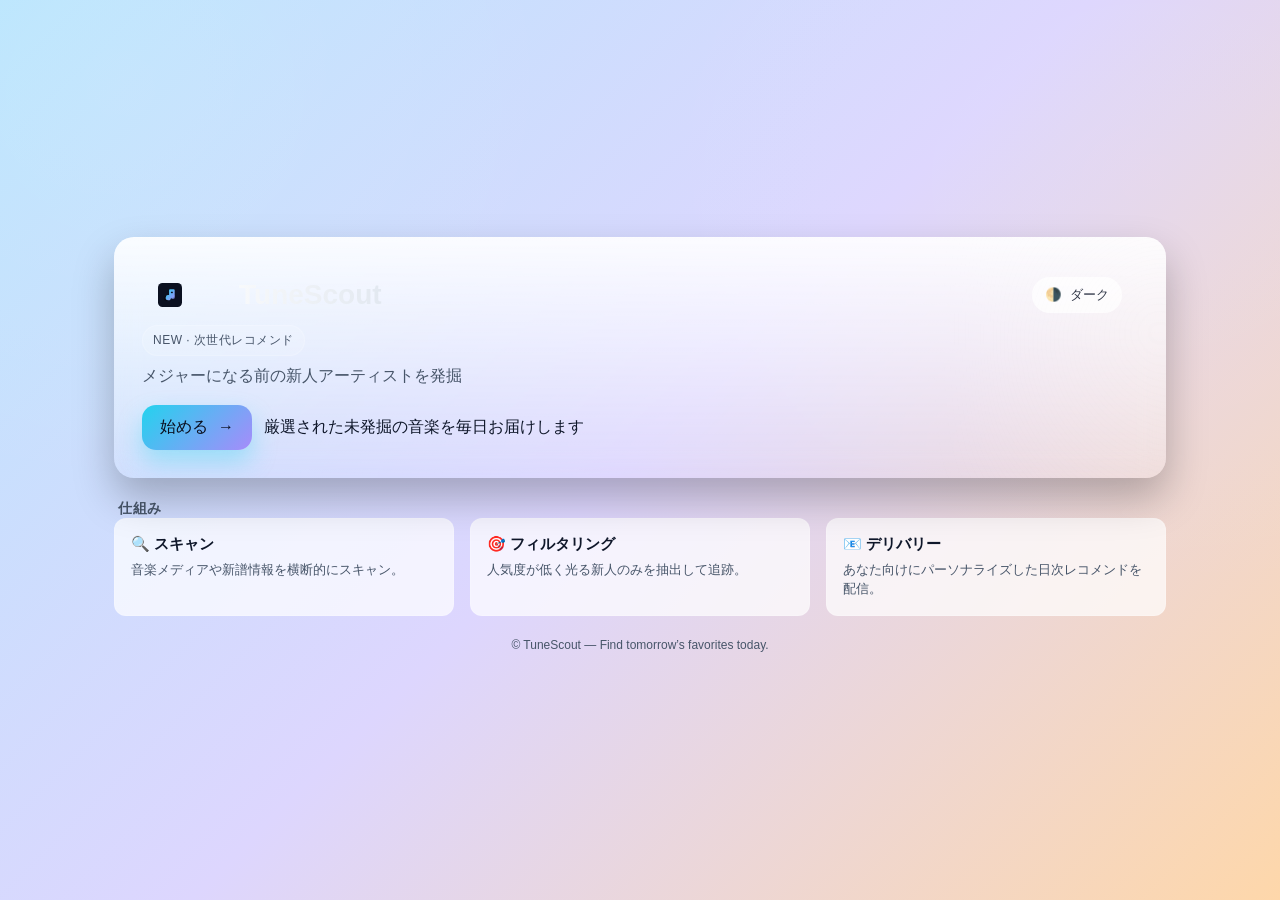
<file: templates/index.html>
<!DOCTYPE html>
<html lang="ja">
<head>
  <meta charset="utf-8" />
  <meta name="viewport" content="width=device-width, initial-scale=1" />
  <title>TuneScout - 音楽発掘</title>
  <link rel="icon" href="/static/favicon.svg" type="image/svg+xml" />
  <link rel="apple-touch-icon" href="/static/favicon.svg" />
  <link rel="stylesheet" href="/static/styles.css" />
  <style>
    .hero {
      position: relative;
      border-radius: 20px;
      padding: 28px;
      background: linear-gradient(180deg, var(--glass-strong), rgba(255,255,255,0.06));
      backdrop-filter: blur(12px);
      box-shadow: 0 20px 40px rgba(0,0,0,0.25), inset 0 1px 0 rgba(255,255,255,0.12);
      overflow: hidden;
    }
    .hero::after {
      content: "";
      position: absolute;
      inset: -40% -40% auto auto;
      width: 60vw; max-width: 620px; aspect-ratio: 1/1;
      background: radial-gradient(circle at 30% 30%, rgba(255,255,255,0.18), transparent 40%),
                  radial-gradient(closest-side, rgba(255,255,255,0.08), transparent);
      filter: blur(20px);
      transform: translate3d(0,0,0);
      pointer-events: none;
    }

    .grid { grid-template-columns: repeat(3, minmax(0, 1fr)); }
    .card h4 { margin: 0 0 6px; font-size: 15px; }
    .card p { margin: 0; color: var(--muted); font-size: 13px; line-height: 1.5; }
    .footer { text-align: center; color: var(--muted); font-size: 12px; margin-top: 6px; }
  </style>
  <meta name="color-scheme" content="light dark" />
</head>
<body>
  <main class="shell">
    <section class="hero" aria-labelledby="app-title">
      <div class="topbar">
        <div style="display:flex; align-items:center; gap:10px;">
          <img src="/static/logo.svg" alt="TuneScout" class="logo-img" onerror="this.style.display='none'" />
          <div class="logo" id="app-title">
            <span class="logo-emoji">🎵</span> TuneScout
          </div>
        </div>
        <button id="theme-toggle" class="icon-btn" type="button" aria-pressed="false" aria-label="テーマ切替">
          <span class="icon" aria-hidden="true">🌗</span>
          <span class="label">ダーク</span>
        </button>
      </div>
      <div class="badge" aria-hidden="true">NEW · 次世代レコメンド</div>
      <p class="lead">メジャーになる前の新人アーティストを発掘</p>

      <div class="cta">
        <a class="btn" href="/auth">
          <span>始める</span>
          <span aria-hidden="true">→</span>
        </a>
        <span class="tip">厳選された未発掘の音楽を毎日お届けします</span>
      </div>
    </section>

    <section aria-labelledby="how-title" class="cards">
      <h3 id="how-title" style="margin:6px 4px 0; font-size:14px; color: var(--muted); letter-spacing:.04em;">仕組み</h3>
      <div class="grid cols-3" role="list">
        <article class="card" role="listitem">
          <h4>🔍 スキャン</h4>
          <p>音楽メディアや新譜情報を横断的にスキャン。</p>
        </article>
        <article class="card" role="listitem">
          <h4>🎯 フィルタリング</h4>
          <p>人気度が低く光る新人のみを抽出して追跡。</p>
        </article>
        <article class="card" role="listitem">
          <h4>📧 デリバリー</h4>
          <p>あなた向けにパーソナライズした日次レコメンドを配信。</p>
        </article>
      </div>
    </section>

    <p class="footer">© TuneScout — Find tomorrow’s favorites today.</p>
  </main>
  <script>
    (function() {
      const KEY = 'ts-theme';
      function apply(theme) {
        document.documentElement.setAttribute('data-theme', theme);
        const btn = document.getElementById('theme-toggle');
        if (btn) {
          const isDark = theme === 'dark';
          btn.setAttribute('aria-pressed', String(isDark));
          const label = btn.querySelector('.label');
          if (label) label.textContent = isDark ? 'ライト' : 'ダーク';
        }
      }
      const saved = localStorage.getItem(KEY);
      const prefersDark = window.matchMedia && window.matchMedia('(prefers-color-scheme: dark)').matches;
      apply(saved || (prefersDark ? 'dark' : 'light'));
      document.addEventListener('DOMContentLoaded', function() {
        const btn = document.getElementById('theme-toggle');
        if (!btn) return;
        btn.addEventListener('click', function() {
          const cur = document.documentElement.getAttribute('data-theme') || 'light';
          const next = cur === 'dark' ? 'light' : 'dark';
          localStorage.setItem(KEY, next);
          apply(next);
        });
      });
    })();
  </script>
</body>
</html>
</file>
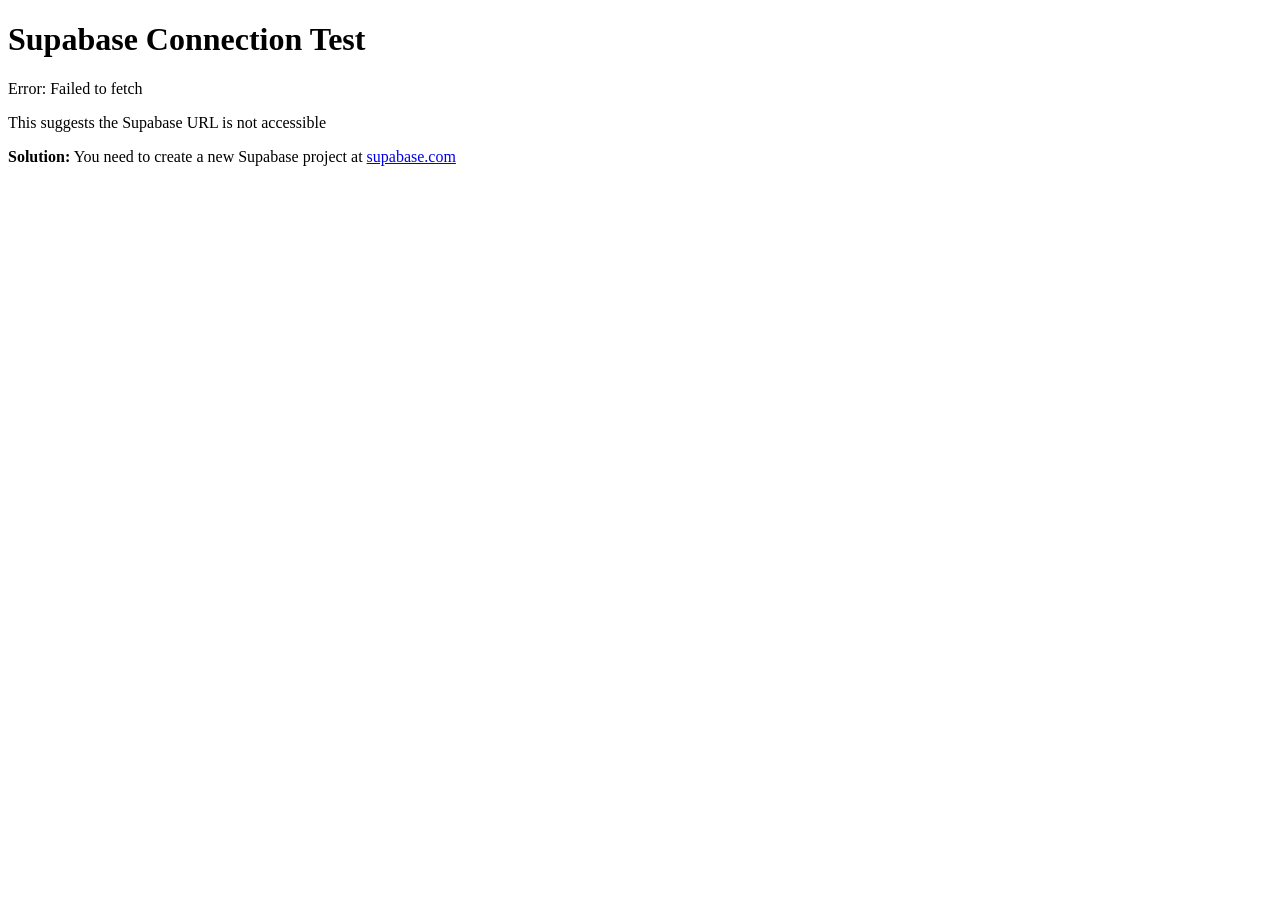
<file: test/test_supabase_connection.html>
<!DOCTYPE html>
<html>
<head>
    <title>Supabase Connection Test</title>
</head>
<body>
    <h1>Supabase Connection Test</h1>
    <div id="result">Testing...</div>
    
    <script>
        // Test direct fetch to Supabase URL
        const supabaseUrl = 'https://yemnpwjzuufwdvsvflm.supabase.co';
        
        fetch(supabaseUrl + '/rest/v1/', {
            method: 'GET',
            headers: {
                'apikey': 'eyJhbGciOiJIUzI1NiIsInR5cCI6IkpXVCJ9.eyJpc3MiOiJzdXBhYmFzZSIsInJlZiI6InllbW5wandqenV1ZndkdnN2ZmxtIiwicm9sZSI6ImFub24iLCJpYXQiOjE3NTUzNTc4NTUsImV4cCI6MjA3MDkzMzg1NX0.D2CUYtA6CDerTTMbIvZ3ppNwvtMU_snmiPKcBagfdjY'
            }
        })
        .then(response => {
            document.getElementById('result').innerHTML = `
                <p>Status: ${response.status}</p>
                <p>URL accessible: ${response.ok ? 'Yes' : 'No'}</p>
            `;
        })
        .catch(error => {
            document.getElementById('result').innerHTML = `
                <p>Error: ${error.message}</p>
                <p>This suggests the Supabase URL is not accessible</p>
                <p><strong>Solution:</strong> You need to create a new Supabase project at <a href="https://supabase.com">supabase.com</a></p>
            `;
        });
    </script>
</body>
</html>
</file>
<file: static/styles.css>
/* TuneScout shared styles */

:root {
  /* Brand palette */
  --brand-1: #22d3ee;  /* cyan-400 */
  --brand-2: #a78bfa;  /* violet-400 */

  /* Background gradient (dark default) */
  --bg-start: #0ea5e9; /* sky-500 */
  --bg-mid:   #8b5cf6; /* violet-500 */
  --bg-end:   #f97316; /* orange-500 */

  /* Surfaces */
  --glass: rgba(255,255,255,0.08);
  --glass-strong: rgba(255,255,255,0.18);

  /* Text */
  --text: #f8fafc;   /* slate-50 */
  --muted: #cbd5e1;  /* slate-300 */

  /* Focus */
  --focus: #22d3ee;
}

/* Light mode overrides */
html[data-theme="light"] {
  --text: #0f172a;     /* slate-900 */
  --muted: #475569;    /* slate-600 */
  --glass: rgba(255,255,255,0.7);
  --glass-strong: rgba(255,255,255,0.9);
  --bg-start: #bae6fd; /* sky-200 */
  --bg-mid:   #ddd6fe; /* violet-200 */
  --bg-end:   #fed7aa; /* orange-200 */
}

* { box-sizing: border-box; }
html, body { height: 100%; }

body {
  margin: 0;
  min-height: 100%;
  font-family: -apple-system, BlinkMacSystemFont, 'Segoe UI', Roboto,
               'Hiragino Sans', 'Noto Sans JP', 'Noto Sans CJK JP',
               YuGothic, Meiryo, sans-serif;
  color: var(--text);
  background: radial-gradient(60% 80% at 10% 10%, rgba(255,255,255,0.08), transparent 60%),
              radial-gradient(70% 80% at 90% 20%, rgba(255,255,255,0.06), transparent 65%),
              linear-gradient(135deg, var(--bg-start), var(--bg-mid) 50%, var(--bg-end));
  display: grid;
  place-items: center;
  min-height: 100vh;
}

/* Layout primitives */
.shell { width: 100%; max-width: 1100px; margin: 0 auto; display: grid; gap: 16px; padding: 24px; }
.panel { width: 100%; background: linear-gradient(180deg, var(--glass-strong), rgba(255,255,255,0.06));
         backdrop-filter: blur(12px); border: 1px solid rgba(255,255,255,0.16);
         border-radius: 16px; box-shadow: 0 20px 40px rgba(0,0,0,.25), inset 0 1px 0 rgba(255,255,255,.12); }
.wrap { padding: 20px; }

.topbar { display: flex; align-items: center; justify-content: space-between; padding: 12px 16px; }
.brand { display: flex; align-items: center; gap: 10px; font-weight: 700; }
.brand img, .logo-img { width: 24px; height: 24px; object-fit: contain; }
.icon-btn { display: inline-flex; align-items: center; gap: 8px; padding: 8px 12px;
            border-radius: 999px; border: 1px solid rgba(255,255,255,0.2);
            background: var(--glass); color: var(--text); cursor: pointer;
            box-shadow: inset 0 1px 0 rgba(255,255,255,0.08); }
.icon-btn:hover { filter: brightness(1.05); }

.muted { color: var(--muted); }
.center { text-align: center; }
.auth-wrap { width: 100%; max-width: 560px; margin: 0 auto; }
.auth-panel { justify-self: center; text-align: center; }
.jp-nowrap { white-space: nowrap; }
.jp-keep { white-space: nowrap; word-break: keep-all; overflow-wrap: normal; }
.auth-container { width: 100%; max-width: 560px; margin: 0 auto; display: block; }

/* Content helpers */
.grid { display: grid; grid-template-columns: 1fr; gap: 16px; }
.card { background: var(--glass); border: 1px solid rgba(255,255,255,0.16); border-radius: 12px; padding: 16px; box-shadow: inset 0 1px 0 rgba(255,255,255,0.08); }

/* Buttons */
.btn { display: inline-flex; align-items: center; gap: 10px; padding: 12px 18px; border-radius: 14px; border: 0; cursor: pointer;
       color: #0b1020; background: linear-gradient(135deg, var(--brand-1), var(--brand-2));
       box-shadow: 0 12px 24px rgba(34, 211, 238, 0.35); transition: transform .15s ease, box-shadow .2s ease, filter .2s ease; text-decoration: none; }
.btn:hover { transform: translateY(-1px); filter: brightness(1.02); }
.btn:active { transform: translateY(0); box-shadow: 0 8px 18px rgba(34, 211, 238, 0.25); }
.btn:focus-visible { outline: 3px solid var(--focus); outline-offset: 2px; }

.btn-primary { width: 100%; padding: 12px; border: 0; border-radius: 12px; color: #0b1020; background: linear-gradient(135deg, var(--brand-1), var(--brand-2)); font-weight: 700; cursor: pointer; }
.btn-spotify { display: inline-block; background: #1db954; color: white; padding: 12px 18px; border-radius: 999px; text-decoration: none; font-weight: 700; }
.btn-link { color: var(--brand-2); text-decoration: none; }
.logout-btn { border: 0; border-radius: 10px; padding: 8px 12px; font-weight: 700; cursor: pointer; color: #0b1020; background: linear-gradient(135deg, var(--brand-1), var(--brand-2)); }

/* Index/hero specific helpers (safe to include globally) */
.logo { display: flex; align-items: center; gap: 12px; font-weight: 700; font-size: 28px; background: linear-gradient(90deg, #fff, #e2e8f0); -webkit-background-clip: text; background-clip: text; color: transparent; }
.logo-emoji { filter: drop-shadow(0 6px 14px rgba(255,255,255,0.25)); }
.badge { display: inline-flex; align-items: center; gap: 8px; font-size: 12px; letter-spacing: .04em; text-transform: uppercase; background: rgba(255,255,255,0.12); border: 1px solid rgba(255,255,255,0.18); border-radius: 999px; padding: 6px 10px; color: var(--muted); }
.lead { margin: 10px 0 0; font-size: 16px; color: var(--muted); }
.cta { margin-top: 18px; display: flex; flex-wrap: wrap; gap: 12px; align-items: center; }

/* Responsive defaults */
@media (max-width: 920px) { .grid.cols-3 { grid-template-columns: 1fr 1fr; } }
@media (max-width: 640px) { .grid.cols-3 { grid-template-columns: 1fr; } .logo { font-size: 24px; } }

/* Pre/code tweaks */
pre { margin: 0; white-space: pre-wrap; word-break: break-word; }
</file>
